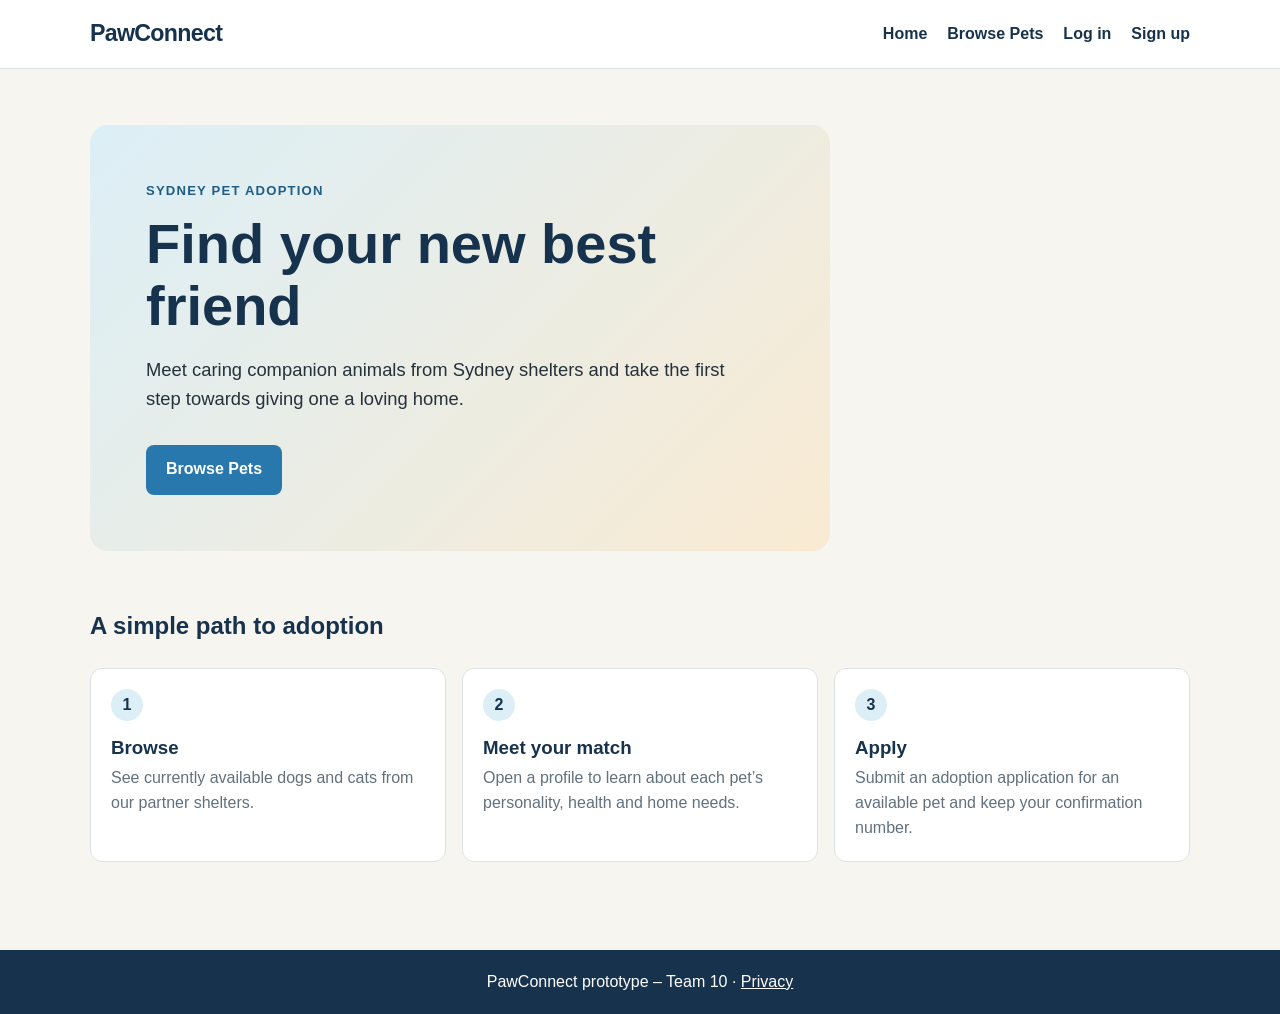
<file: index.html>
<!doctype html>
<html lang="en">
<head>
  <meta charset="utf-8">
  <meta name="viewport" content="width=device-width, initial-scale=1">
  <title>PawConnect | Pet Adoption</title>
  <link rel="stylesheet" href="style.css">
</head>
<body>
  <header class="site-header"><div class="header-inner">
    <a class="logo" href="index.html">PawConnect</a>
    <nav class="site-nav" aria-label="Main navigation"><a href="index.html">Home</a><a href="browse.html">Browse Pets</a></nav>
  </div></header>
  <main>
    <section class="hero">
      <p class="eyebrow">Sydney pet adoption</p>
      <h1>Find your new best friend</h1>
      <p>Meet caring companion animals from Sydney shelters and take the first step towards giving one a loving home.</p>
      <a class="button" href="browse.html">Browse Pets</a>
    </section>
    <section class="how-it-works" aria-labelledby="how-it-works-title">
      <h2 id="how-it-works-title">A simple path to adoption</h2>
      <div class="steps">
        <article><span>1</span><h3>Browse</h3><p>See currently available dogs and cats from our partner shelters.</p></article>
        <article><span>2</span><h3>Meet your match</h3><p>Open a profile to learn about each pet’s personality, health and home needs.</p></article>
        <article><span>3</span><h3>Apply</h3><p>Submit an adoption application for an available pet and keep your confirmation number.</p></article>
      </div>
    </section>
  </main>
  <footer class="site-footer"><div class="footer-inner">PawConnect prototype – Team 10 · <a href="privacy.html">Privacy</a></div></footer>
  <script src="auth.js"></script>
</body>
</html>
</file>
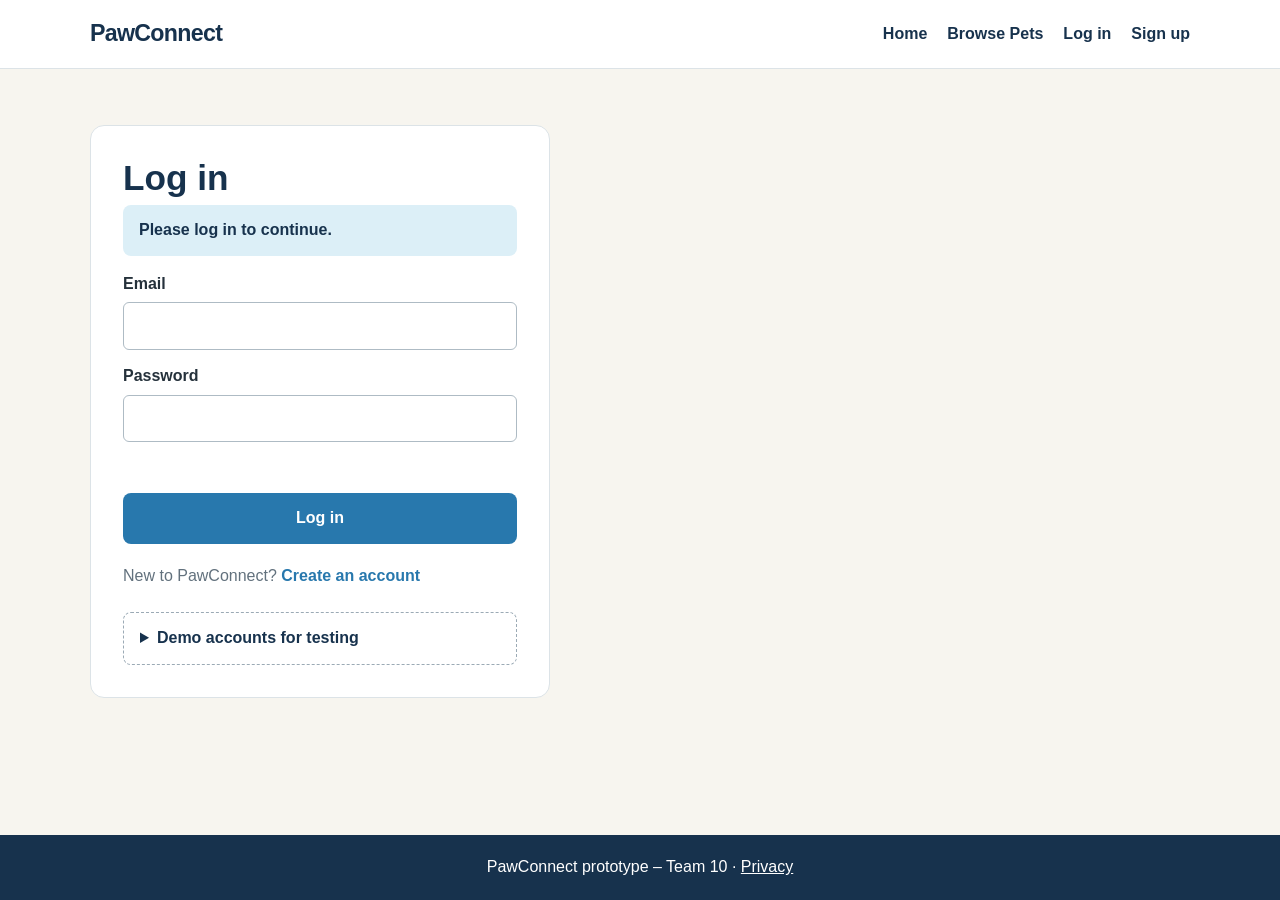
<file: account.html>
<!doctype html>
<html lang="en">
<head>
  <meta charset="utf-8">
  <meta name="viewport" content="width=device-width, initial-scale=1">
  <title>My account | PawConnect</title>
  <link rel="stylesheet" href="style.css">
</head>
<body>
  <header class="site-header"><div class="header-inner">
    <a class="logo" href="index.html">PawConnect</a>
    <nav class="site-nav" aria-label="Main navigation"><a href="index.html">Home</a><a href="browse.html">Browse Pets</a></nav>
  </div></header>
  <main id="account-content"></main>
  <footer class="site-footer"><div class="footer-inner">PawConnect prototype – Team 10 · <a href="privacy.html">Privacy</a></div></footer>
  <script src="data.js"></script>
  <script src="applications.js"></script>
  <script src="auth.js"></script>
  <script>
    (function () {
      var user = PawAuth.requireLogin('adopter');
      if (!user) return;
      var esc = PawAuth.escapeHtml;
      var content = document.getElementById('account-content');
      var isNew = new URLSearchParams(window.location.search).get('welcome') === 'new';
      content.innerHTML =
        (isNew ? '<p class="notice" id="welcome-notice">Your account has been created and you are now logged in.</p>' : '') +
        '<h1>Welcome, ' + esc(user.name) + '</h1>' +
        '<section class="panel"><h2>Account details</h2>' +
        '<dl class="details"><div><dt>Name</dt><dd>' + esc(user.name) + '</dd></div>' +
        '<div><dt>Email</dt><dd>' + esc(user.email) + '</dd></div></dl></section>' +
        myApplications();

      // US8: an adopter sees each of their applications and the latest status set by the shelter.
      function myApplications() {
        var apps = PawApps.forEmail(user.email).sort(function (a, b) {
          return String(b.submittedAt).localeCompare(String(a.submittedAt));
        });
        if (!apps.length) {
          return '<section class="panel" id="my-applications"><h2>My applications</h2>' +
            '<div class="empty-state">You have not applied for a pet yet. <a href="browse.html">Browse Pets</a> to find one and apply.</div></section>';
        }
        var rows = apps.map(function (item) {
          var cls = 'app-status-' + String(item.status).toLowerCase().replace(/\s+/g, '-');
          return '<tr><td><a href="pet.html?id=' + encodeURIComponent(item.petId) + '">' + esc(item.petName) + '</a></td>' +
            '<td>' + esc(item.shelter) + '</td><td>' + esc(PawApps.formatDate(item.submittedAt)) + '</td>' +
            '<td><span class="status ' + cls + '">' + esc(item.status) + '</span>' +
            (item.statusUpdatedAt ? '<br><span class="muted small">Updated ' + esc(PawApps.formatDate(item.statusUpdatedAt)) + '</span>' : '') + '</td>' +
            '<td>' + esc(item.id) + '</td></tr>';
        }).join('');
        return '<section class="panel" id="my-applications"><h2>My applications</h2>' +
          '<p class="muted">The status is updated by the shelter as they review your application.</p>' +
          '<div class="table-wrap"><table class="data-table"><thead><tr><th>Pet</th><th>Shelter</th><th>Submitted</th><th>Status</th><th>Reference</th></tr></thead><tbody>' + rows + '</tbody></table></div></section>';
      }
    }());
  </script>
</body>
</html>
</file>
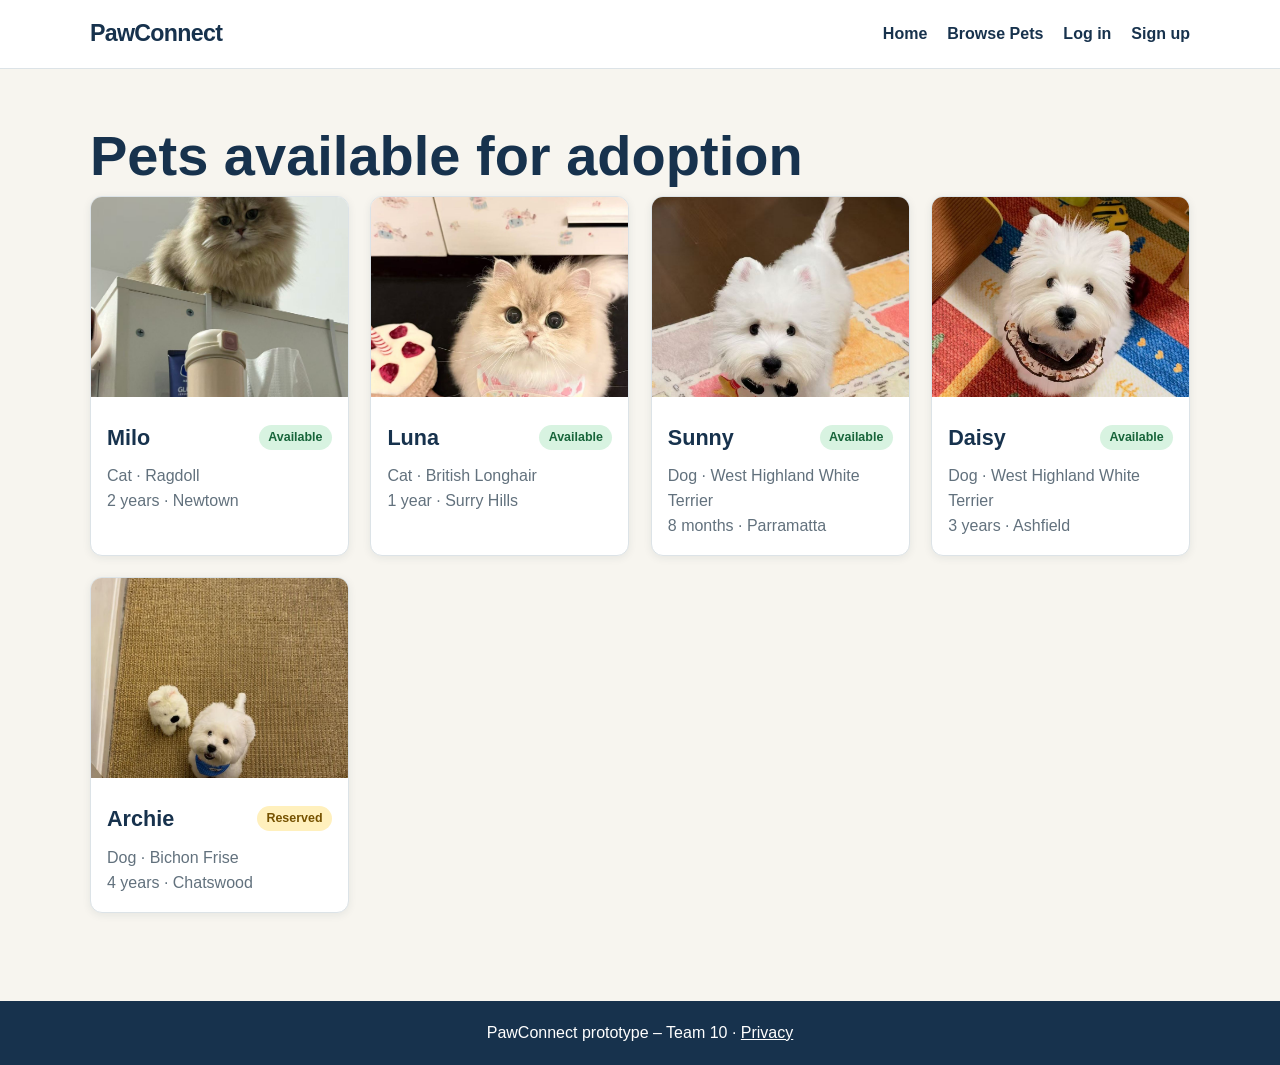
<file: browse.html>
<!doctype html>
<html lang="en">
<head>
  <meta charset="utf-8">
  <meta name="viewport" content="width=device-width, initial-scale=1">
  <title>Browse Pets | PawConnect</title>
  <link rel="stylesheet" href="style.css">
</head>
<body>
  <header class="site-header"><div class="header-inner">
    <a class="logo" href="index.html">PawConnect</a>
    <nav class="site-nav" aria-label="Main navigation"><a href="index.html">Home</a><a href="browse.html">Browse Pets</a></nav>
  </div></header>
  <main><h1>Pets available for adoption</h1><div id="pet-list" class="pet-grid"></div></main>
  <footer class="site-footer"><div class="footer-inner">PawConnect prototype – Team 10 · <a href="privacy.html">Privacy</a></div></footer>
  <script src="data.js"></script>
  <script>
    (function () {
      var list = document.getElementById('pet-list');
      var isEmptyDemo = new URLSearchParams(window.location.search).get('demo') === 'empty';
      var pets = isEmptyDemo ? [] : PETS.filter(function (pet) { return pet.status !== 'Adopted'; });
      function badgeClass(status) { return 'status-' + status.toLowerCase(); }
      function placeholder(image, name) {
        image.onerror = null;
        image.replaceWith(Object.assign(document.createElement('div'), { className: 'pet-card-image-placeholder', textContent: name }));
      }
      if (!pets.length) {
        list.className = '';
        list.innerHTML = '<div class="empty-state">No pets are currently available for adoption. Please check back soon.</div>';
        return;
      }
      pets.forEach(function (pet) {
        var card = document.createElement('a');
        card.className = 'pet-card'; card.href = 'pet.html?id=' + encodeURIComponent(pet.id);
        var e = escapeText;
        card.innerHTML = '<img alt="' + e(pet.name) + '" src="' + e(pet.photo) + '"><div class="card-content"><div class="card-top"><h2>' + e(pet.name) + '</h2><span class="status ' + badgeClass(pet.status) + '">' + e(pet.status) + '</span></div><p>' + e(pet.species) + ' · ' + e(pet.breed) + '<br>' + e(pet.age) + ' · ' + e(pet.suburb) + '</p></div>';
        card.querySelector('img').onerror = function () { placeholder(this, pet.name); };
        list.appendChild(card);
      });
    }());
  </script>
  <script src="auth.js"></script>
</body>
</html>
</file>
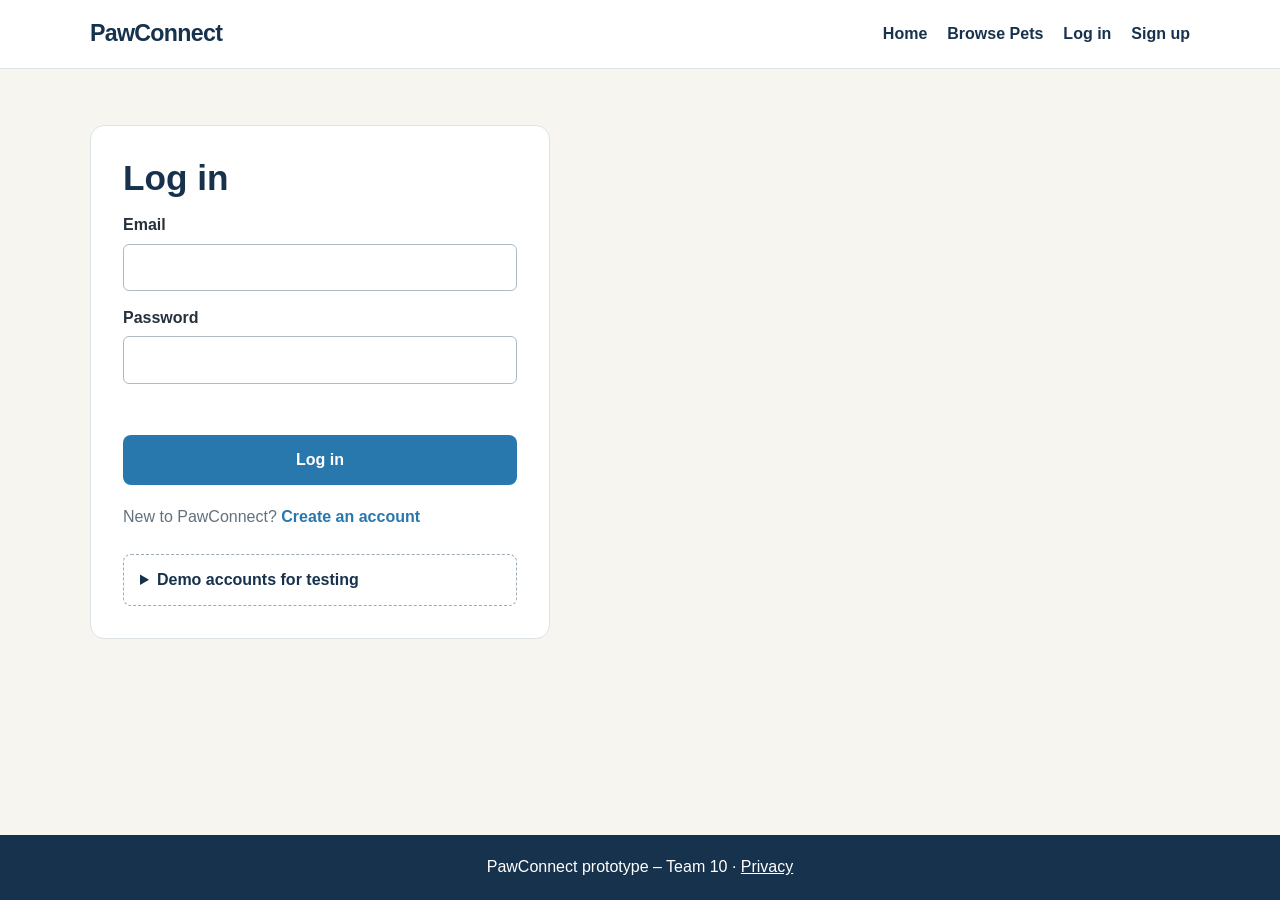
<file: login.html>
<!doctype html>
<html lang="en">
<head>
  <meta charset="utf-8">
  <meta name="viewport" content="width=device-width, initial-scale=1">
  <title>Log in | PawConnect</title>
  <link rel="stylesheet" href="style.css">
</head>
<body>
  <header class="site-header"><div class="header-inner">
    <a class="logo" href="index.html">PawConnect</a>
    <nav class="site-nav" aria-label="Main navigation"><a href="index.html">Home</a><a href="browse.html">Browse Pets</a></nav>
  </div></header>
  <main>
    <section class="auth-panel" aria-labelledby="login-title">
      <h1 id="login-title">Log in</h1>
      <p id="login-notice" class="notice" hidden></p>
      <form id="login-form" class="application-form" novalidate>
        <label for="email">Email
          <input id="email" name="email" type="email" autocomplete="username">
        </label>
        <label for="password">Password
          <input id="password" name="password" type="password" autocomplete="current-password">
        </label>
        <p id="login-error" class="form-error" role="alert"></p>
        <button class="button" type="submit">Log in</button>
      </form>
      <p class="auth-switch">New to PawConnect? <a href="signup.html">Create an account</a></p>
      <details class="demo-accounts">
        <summary>Demo accounts for testing</summary>
        <p>This is a prototype. Accounts are stored in this browser only.</p>
        <ul>
          <li>Adopter: <code>emily@pawconnect.test</code> / <code>Adopt1234</code></li>
          <li>Shelter staff: <code>sarah@harbourpaws.test</code> / <code>Staff1234</code></li>
        </ul>
      </details>
    </section>
  </main>
  <footer class="site-footer"><div class="footer-inner">PawConnect prototype – Team 10 · <a href="privacy.html">Privacy</a></div></footer>
  <script src="auth.js"></script>
  <script>
    (function () {
      var next = PawAuth.safeNext(new URLSearchParams(window.location.search).get('next'));
      var current = PawAuth.getCurrentUser();
      if (current) {
        window.location.replace(PawAuth.landingPage(current));
        return;
      }

      var notices = {
        'logged-out': 'You have been logged out.',
        'login-required': 'Please log in to continue.'
      };
      var reason = new URLSearchParams(window.location.search).get('reason');
      var notice = document.getElementById('login-notice');
      if (notices[reason]) {
        notice.textContent = notices[reason];
        notice.hidden = false;
      }

      var form = document.getElementById('login-form');
      var error = document.getElementById('login-error');
      form.addEventListener('submit', function (event) {
        event.preventDefault();
        error.textContent = '';
        var email = form.elements.email.value;
        var password = form.elements.password.value;
        if (!email.trim() || !password) {
          error.textContent = 'Please enter your email and password.';
          return;
        }
        var user = PawAuth.login(email, password);
        if (!user) {
          error.textContent = 'Email or password is incorrect.';
          form.elements.password.value = '';
          return;
        }
        window.location.href = next || PawAuth.landingPage(user);
      });
    }());
  </script>
</body>
</html>
</file>
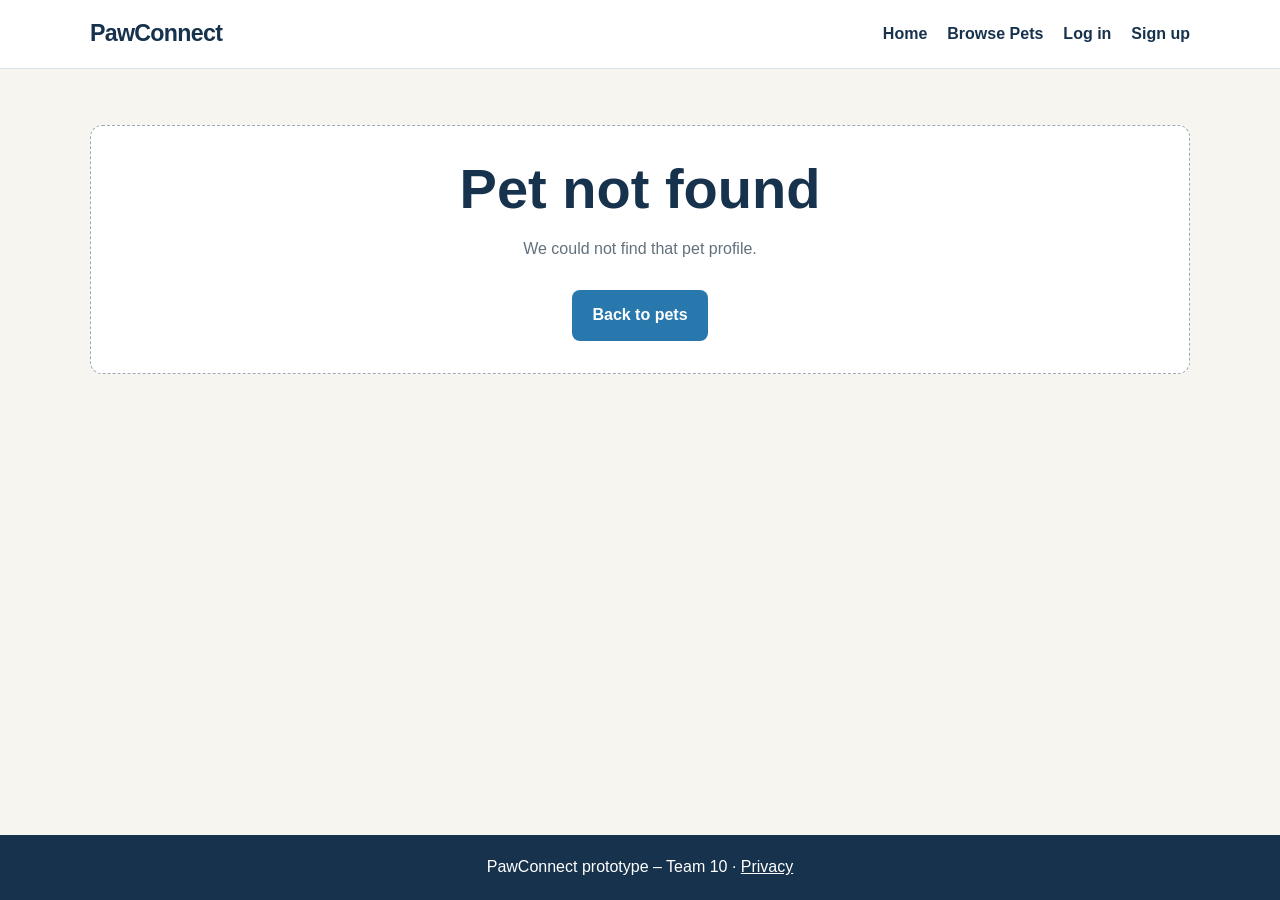
<file: pet.html>
<!doctype html>
<html lang="en">
<head>
  <meta charset="utf-8">
  <meta name="viewport" content="width=device-width, initial-scale=1">
  <title>Pet Profile | PawConnect</title>
  <link rel="stylesheet" href="style.css">
</head>
<body>
  <header class="site-header"><div class="header-inner">
    <a class="logo" href="index.html">PawConnect</a>
    <nav class="site-nav" aria-label="Main navigation"><a href="index.html">Home</a><a href="browse.html">Browse Pets</a></nav>
  </div></header>
  <main id="profile-content"></main>
  <footer class="site-footer"><div class="footer-inner">PawConnect prototype – Team 10 · <a href="privacy.html">Privacy</a></div></footer>
  <script src="data.js"></script>
  <script>
    (function () {
      var content = document.getElementById('profile-content');
      var id = new URLSearchParams(window.location.search).get('id');
      var pet = PETS.find(function (item) { return item.id === id; });
      function placeholder(image, name) {
        image.onerror = null;
        image.replaceWith(Object.assign(document.createElement('div'), { className: 'profile-photo pet-card-image-placeholder', textContent: name }));
      }
      if (!pet) {
        content.innerHTML = '<div class="empty-state"><h1>Pet not found</h1><p>We could not find that pet profile.</p><a class="button" href="browse.html">Back to pets</a></div>';
        return;
      }
      window.pet = pet;
      var fields = [['Species', pet.species], ['Breed', pet.breed], ['Age', pet.age], ['Sex', pet.sex], ['Size', pet.size], ['Temperament', pet.temperament], ['Health notes', pet.health], ['Vaccinations', pet.vaccination || 'Ask the shelter for vaccination details'], ['Shelter', pet.shelter], ['Shelter suburb', pet.suburb]];
      var e = escapeText;
      var details = fields.map(function (field) { return '<div><dt>' + field[0] + '</dt><dd>' + e(field[1]) + '</dd></div>'; }).join('');

      // US7: photo gallery – main photo plus a thumbnail for each extra photo.
      var photos = pet.photos && pet.photos.length ? pet.photos : [pet.photo];
      var thumbs = photos.length > 1 ? '<div class="gallery-thumbs" role="group" aria-label="More photos of ' + e(pet.name) + '">' + photos.map(function (src, i) {
        return '<button type="button" class="gallery-thumb" data-index="' + i + '" aria-label="Show photo ' + (i + 1) + ' of ' + photos.length + '"' + (i === 0 ? ' aria-current="true"' : '') + '><img src="' + e(src) + '" alt=""></button>';
      }).join('') + '</div>' : '';
      var counter = photos.length > 1 ? '<p class="gallery-counter" id="gallery-counter">Photo 1 of ' + photos.length + '</p>' : '';
      var gallery = '<div class="gallery"><img class="profile-photo" id="main-photo" alt="' + e(pet.name) + ' – photo 1 of ' + photos.length + '" src="' + e(photos[0]) + '">' + counter + thumbs + '</div>';

      content.innerHTML = '<a class="back-link" href="browse.html">← Back to pets</a><article class="profile">' + gallery + '<div><div class="profile-heading"><h1>' + e(pet.name) + '</h1><span class="status status-' + pet.status.toLowerCase() + '">' + e(pet.status) + '</span></div><dl class="details">' + details + '</dl><p class="description">' + e(pet.description) + '</p><div id="apply-area"></div><div id="enquiry-area" class="enquiry-area"></div></div></article>';

      var main = document.getElementById('main-photo');
      main.onerror = function () { placeholder(this, pet.name); };
      content.querySelectorAll('.gallery-thumb').forEach(function (button) {
        button.addEventListener('click', function () {
          var i = Number(button.getAttribute('data-index'));
          main.src = photos[i];
          main.alt = pet.name + ' – photo ' + (i + 1) + ' of ' + photos.length;
          document.getElementById('gallery-counter').textContent = 'Photo ' + (i + 1) + ' of ' + photos.length;
          content.querySelectorAll('.gallery-thumb').forEach(function (other) { other.removeAttribute('aria-current'); });
          button.setAttribute('aria-current', 'true');
        });
      });
    }());
  </script>
  <script src="applications.js"></script>
  <script src="apply-area.js"></script>
  <script src="auth.js"></script>
  <script src="enquiries.js"></script>
  <script src="enquiry-area.js"></script>
</body>
</html>
</file>
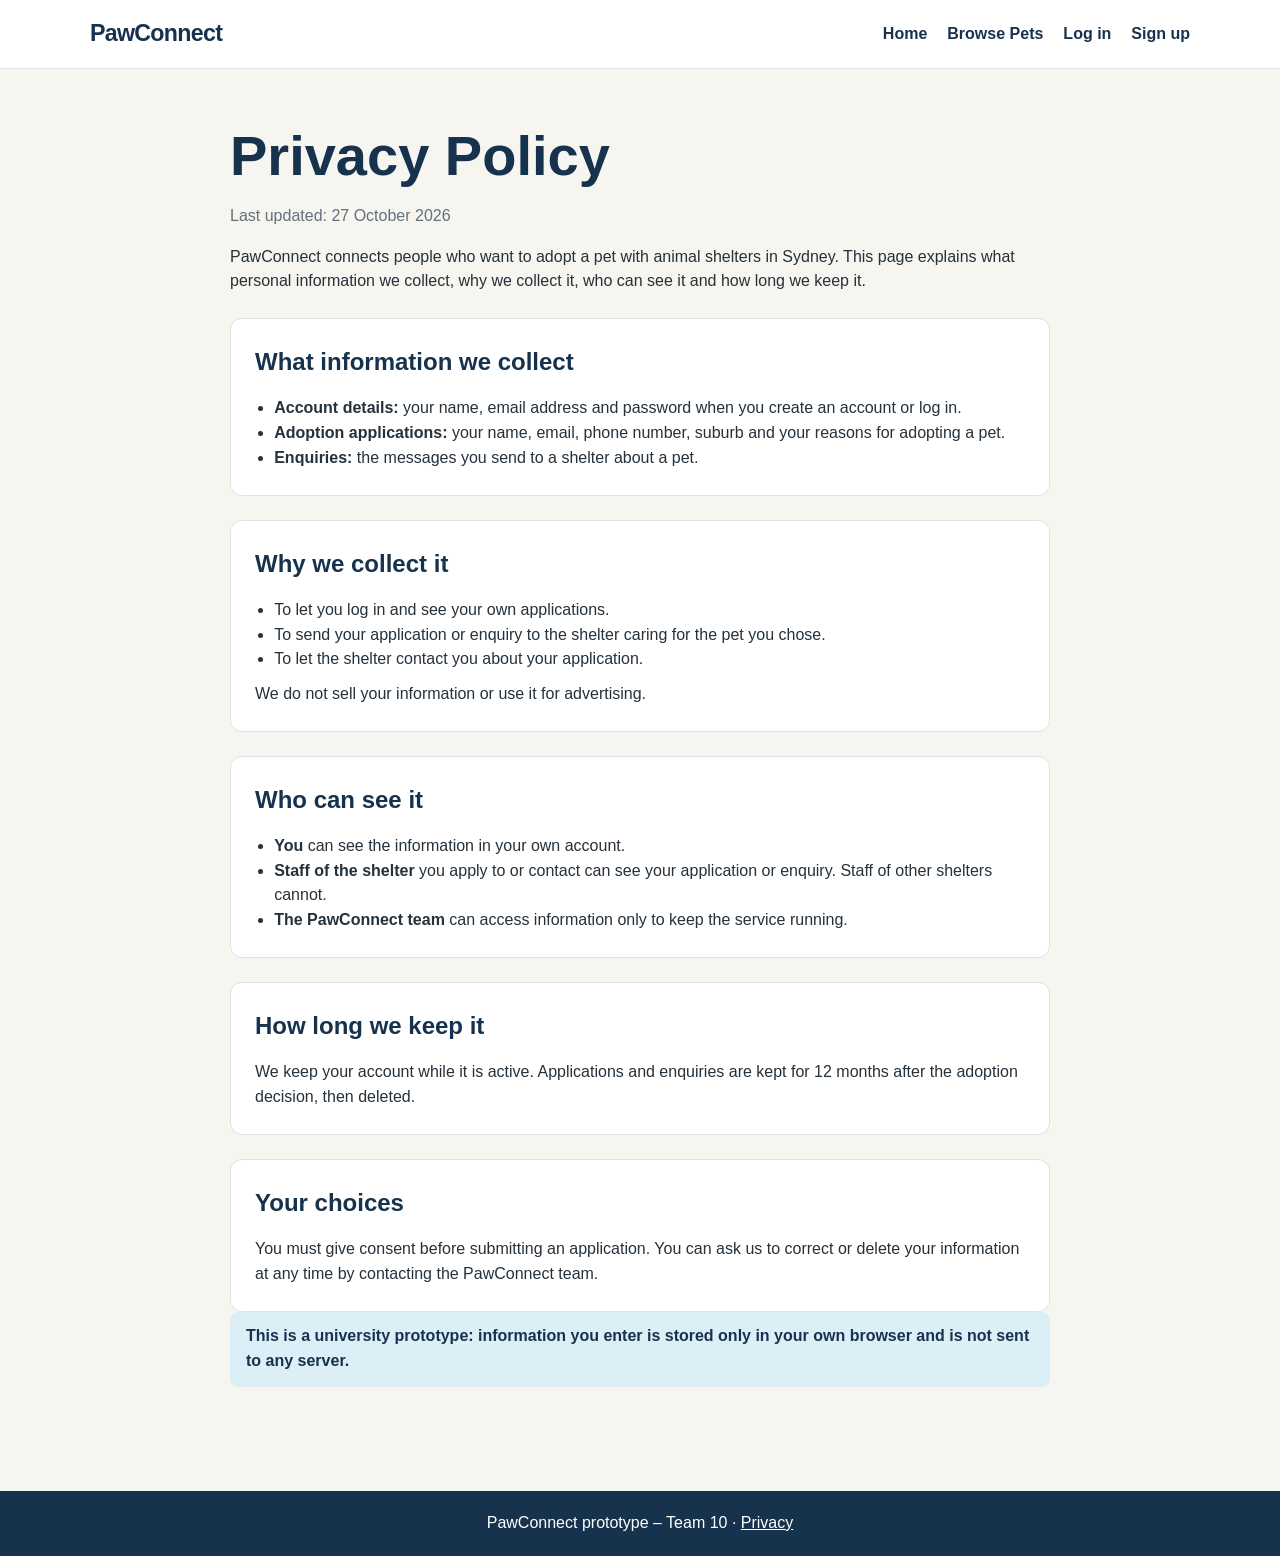
<file: privacy.html>
<!doctype html>
<html lang="en">
<head>
  <meta charset="utf-8">
  <meta name="viewport" content="width=device-width, initial-scale=1">
  <title>Privacy Policy | PawConnect</title>
  <link rel="stylesheet" href="style.css">
</head>
<body>
  <header class="site-header"><div class="header-inner">
    <a class="logo" href="index.html">PawConnect</a>
    <nav class="site-nav" aria-label="Main navigation"><a href="index.html">Home</a><a href="browse.html">Browse Pets</a></nav>
  </div></header>
  <main class="policy">
    <h1>Privacy Policy</h1>
    <p class="muted">Last updated: 27 October 2026</p>
    <p>PawConnect connects people who want to adopt a pet with animal shelters in Sydney. This page explains what personal information we collect, why we collect it, who can see it and how long we keep it.</p>

    <section class="panel">
      <h2>What information we collect</h2>
      <ul>
        <li><strong>Account details:</strong> your name, email address and password when you create an account or log in.</li>
        <li><strong>Adoption applications:</strong> your name, email, phone number, suburb and your reasons for adopting a pet.</li>
        <li><strong>Enquiries:</strong> the messages you send to a shelter about a pet.</li>
      </ul>
    </section>

    <section class="panel">
      <h2>Why we collect it</h2>
      <ul>
        <li>To let you log in and see your own applications.</li>
        <li>To send your application or enquiry to the shelter caring for the pet you chose.</li>
        <li>To let the shelter contact you about your application.</li>
      </ul>
      <p>We do not sell your information or use it for advertising.</p>
    </section>

    <section class="panel">
      <h2>Who can see it</h2>
      <ul>
        <li><strong>You</strong> can see the information in your own account.</li>
        <li><strong>Staff of the shelter</strong> you apply to or contact can see your application or enquiry. Staff of other shelters cannot.</li>
        <li><strong>The PawConnect team</strong> can access information only to keep the service running.</li>
      </ul>
    </section>

    <section class="panel">
      <h2>How long we keep it</h2>
      <p>We keep your account while it is active. Applications and enquiries are kept for 12 months after the adoption decision, then deleted.</p>
    </section>

    <section class="panel">
      <h2>Your choices</h2>
      <p>You must give consent before submitting an application. You can ask us to correct or delete your information at any time by contacting the PawConnect team.</p>
    </section>

    <p class="notice">This is a university prototype: information you enter is stored only in your own browser and is not sent to any server.</p>
  </main>
  <footer class="site-footer"><div class="footer-inner">PawConnect prototype – Team 10 · <a href="privacy.html">Privacy</a></div></footer>
  <script src="auth.js"></script>
</body>
</html>
</file>
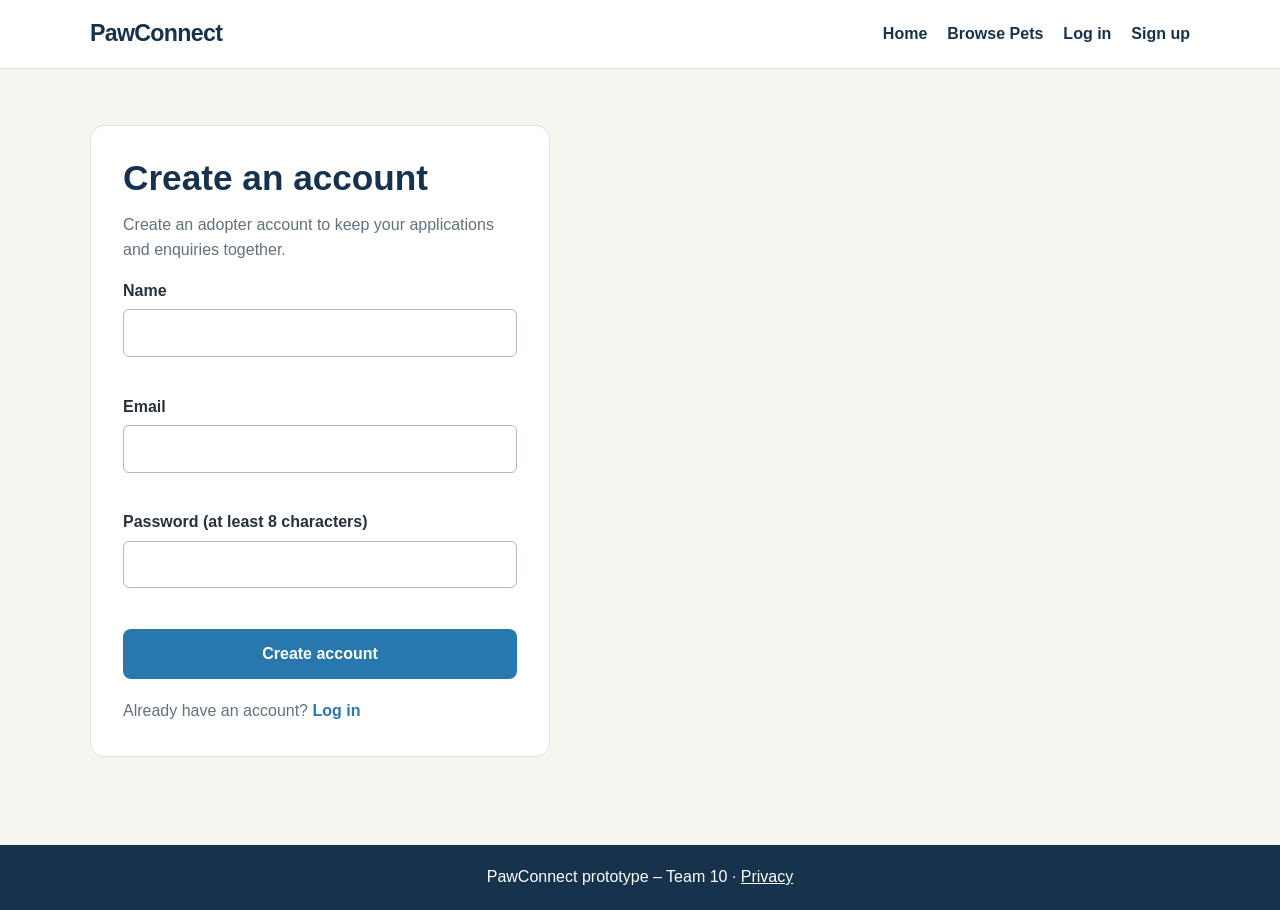
<file: signup.html>
<!doctype html>
<html lang="en">
<head>
  <meta charset="utf-8">
  <meta name="viewport" content="width=device-width, initial-scale=1">
  <title>Sign up | PawConnect</title>
  <link rel="stylesheet" href="style.css">
</head>
<body>
  <header class="site-header"><div class="header-inner">
    <a class="logo" href="index.html">PawConnect</a>
    <nav class="site-nav" aria-label="Main navigation"><a href="index.html">Home</a><a href="browse.html">Browse Pets</a></nav>
  </div></header>
  <main>
    <section class="auth-panel" aria-labelledby="signup-title">
      <h1 id="signup-title">Create an account</h1>
      <p class="muted">Create an adopter account to keep your applications and enquiries together.</p>
      <p id="signup-message" class="form-error" role="alert"></p>
      <form id="signup-form" class="application-form" novalidate>
        <label for="name">Name
          <input id="name" name="name" type="text" autocomplete="name">
          <span class="field-error" id="name-error"></span>
        </label>
        <label for="email">Email
          <input id="email" name="email" type="email" autocomplete="email">
          <span class="field-error" id="email-error"></span>
        </label>
        <label for="password">Password (at least 8 characters)
          <input id="password" name="password" type="password" autocomplete="new-password">
          <span class="field-error" id="password-error"></span>
        </label>
        <button class="button" type="submit">Create account</button>
      </form>
      <p class="auth-switch">Already have an account? <a href="login.html">Log in</a></p>
    </section>
  </main>
  <footer class="site-footer"><div class="footer-inner">PawConnect prototype – Team 10 · <a href="privacy.html">Privacy</a></div></footer>
  <script src="auth.js"></script>
  <script>
    (function () {
      var current = PawAuth.getCurrentUser();
      if (current) {
        window.location.replace(PawAuth.landingPage(current));
        return;
      }

      var form = document.getElementById('signup-form');
      var message = document.getElementById('signup-message');
      function setError(name, text) { document.getElementById(name + '-error').textContent = text; }

      form.addEventListener('submit', function (event) {
        event.preventDefault();
        message.innerHTML = '';
        ['name', 'email', 'password'].forEach(function (name) { setError(name, ''); });

        var name = form.elements.name.value.trim();
        var email = form.elements.email.value.trim();
        var password = form.elements.password.value;
        var valid = true;
        if (!name) { setError('name', 'Please enter your name.'); valid = false; }
        if (!PawAuth.isValidEmail(email)) { setError('email', 'Please enter a valid email address.'); valid = false; }
        if (password.length < 8) { setError('password', 'Password must be at least 8 characters.'); valid = false; }
        if (!valid) return;

        var result = PawAuth.register(name, email, password);
        if (result.error === 'exists') {
          message.innerHTML = 'An account with this email already exists. Please <a href="login.html">log in</a> instead.';
          return;
        }
        window.location.href = 'account.html?welcome=new';
      });
    }());
  </script>
</body>
</html>
</file>
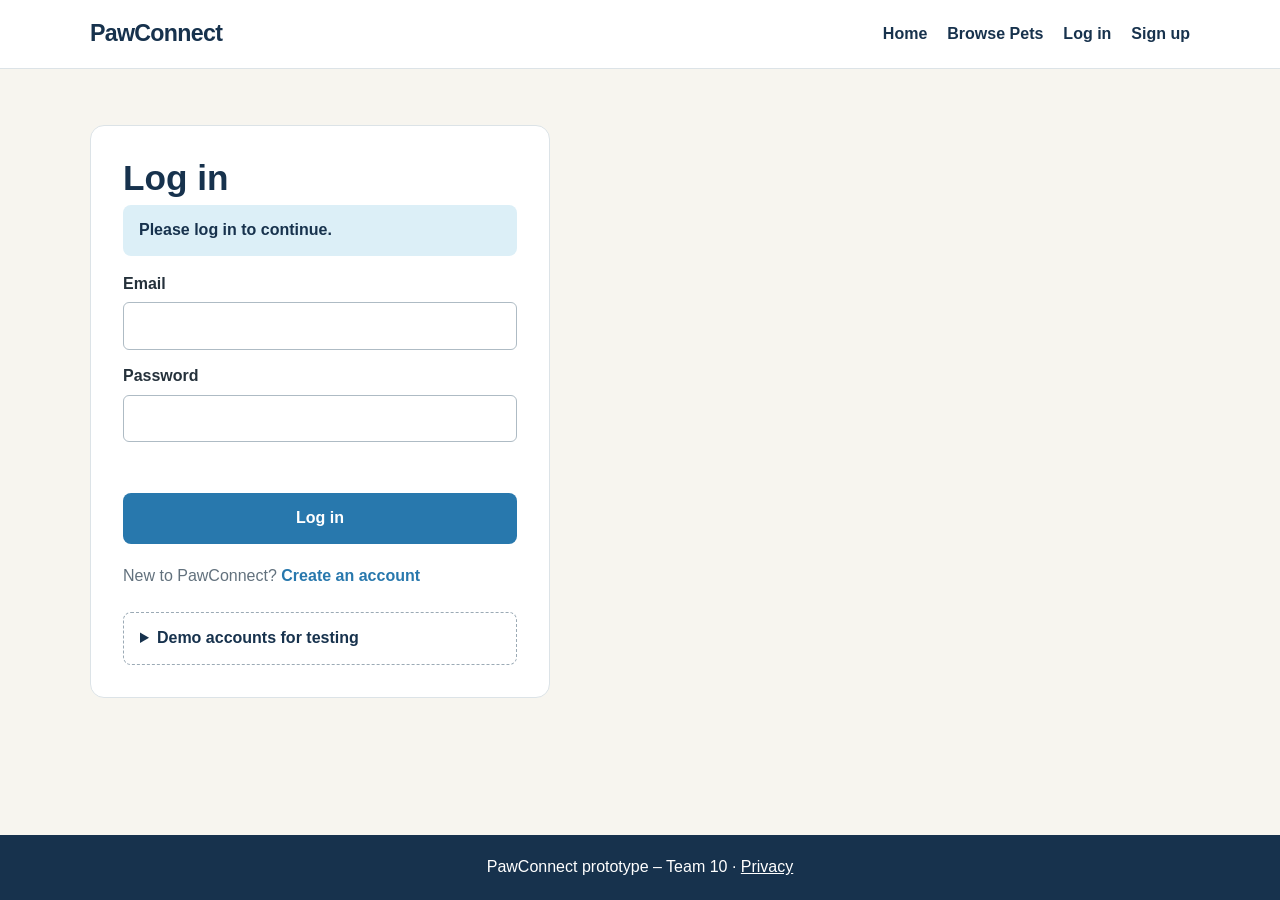
<file: staff-applications.html>
<!doctype html>
<html lang="en">
<head>
  <meta charset="utf-8">
  <meta name="viewport" content="width=device-width, initial-scale=1">
  <title>Adoption applications | PawConnect</title>
  <link rel="stylesheet" href="style.css">
</head>
<body>
  <header class="site-header"><div class="header-inner">
    <a class="logo" href="index.html">PawConnect</a>
    <nav class="site-nav" aria-label="Main navigation"><a href="index.html">Home</a><a href="browse.html">Browse Pets</a></nav>
  </div></header>
  <main id="staff-content"></main>
  <footer class="site-footer"><div class="footer-inner">PawConnect prototype – Team 10 · <a href="privacy.html">Privacy</a></div></footer>
  <script src="data.js"></script>
  <script src="applications.js"></script>
  <script src="auth.js"></script>
  <script>
    (function () {
      var user = PawAuth.requireStaff();
      if (!user) return;
      var e = escapeText;
      var content = document.getElementById('staff-content');
      var params = new URLSearchParams(window.location.search);

      function statusBadge(status) {
        return '<span class="status app-status app-status-' + e(status).toLowerCase().replace(/\s+/g, '-') + '">' + e(status) + '</span>';
      }

      // US4 AC1: the list shows only applications submitted to this staff member's shelter.
      function showList(message) {
        var applications = PawApps.forShelter(user.shelter).sort(function (a, b) {
          return String(b.submittedAt).localeCompare(String(a.submittedAt));
        });
        var rows = applications.map(function (item) {
          return '<tr><td><a href="staff-applications.html?id=' + encodeURIComponent(item.id) + '">' + e(item.id) + '</a></td>' +
            '<td>' + e(item.petName) + '</td><td>' + e(item.applicant) + '</td>' +
            '<td>' + e(PawApps.formatDate(item.submittedAt)) + '</td><td>' + statusBadge(item.status) + '</td>' +
            '<td><a class="table-action" href="staff-applications.html?id=' + encodeURIComponent(item.id) + '">Review</a></td></tr>';
        }).join('');
        content.innerHTML =
          (message ? '<p class="notice" id="save-notice" role="status">' + e(message) + '</p>' : '') +
          '<h1>Adoption applications – ' + e(user.shelter) + '</h1>' +
          '<p class="muted">' + applications.length + ' application' + (applications.length === 1 ? '' : 's') + ' submitted to your shelter. Select one to review it and update its status.</p>' +
          (rows ? '<div class="table-wrap"><table class="data-table"><thead><tr><th>Application</th><th>Pet</th><th>Applicant</th><th>Submitted</th><th>Status</th><th><span class="sr-only">Actions</span></th></tr></thead><tbody>' + rows + '</tbody></table></div>'
                : '<div class="empty-state">No applications have been submitted to your shelter yet.</div>');
      }

      function detailRow(label, value) {
        return '<div><dt>' + label + '</dt><dd>' + e(value || '–') + '</dd></div>';
      }

      // US4 AC2 and AC3: applicant and pet details, and a status that can be changed and saved.
      function showDetail(item) {
        var pet = PETS.find(function (p) { return p.id === item.petId; }) || {};
        content.innerHTML =
          '<a class="back-link" href="staff-applications.html">← Back to applications</a>' +
          '<div class="page-heading"><h1>Application ' + e(item.id) + '</h1>' + statusBadge(item.status) + '</div>' +
          '<p class="muted">Submitted ' + e(PawApps.formatDate(item.submittedAt)) + ' for ' + e(item.petName) + '.</p>' +
          '<div class="review-grid">' +
          '<section class="panel"><h2>Applicant</h2><dl class="details">' +
            detailRow('Name', item.applicant) + detailRow('Email', item.email) + detailRow('Phone', item.phone) + detailRow('Suburb', item.suburb) +
          '</dl><h3 class="review-subhead">Why they want to adopt</h3><p>' + e(item.message || '–') + '</p></section>' +
          '<section class="panel"><h2>Pet</h2><dl class="details">' +
            detailRow('Name', pet.name || item.petName) + detailRow('Species', pet.species) + detailRow('Breed', pet.breed) + detailRow('Age', pet.age) +
            detailRow('Listing status', pet.status) + detailRow('Shelter suburb', pet.suburb) +
          '</dl>' + (pet.id ? '<a href="pet.html?id=' + encodeURIComponent(pet.id) + '">View the public profile</a>' : '') + '</section>' +
          '</div>' +
          '<form id="status-form" class="panel status-form" novalidate><h2>Decision</h2>' +
          '<label for="app-status">Application status<select id="app-status" name="status">' +
          PawApps.STATUSES.map(function (status) {
            return '<option' + (status === item.status ? ' selected' : '') + '>' + status + '</option>';
          }).join('') + '</select></label>' +
          '<button class="button" type="submit">Save</button></form>';

        document.getElementById('status-form').addEventListener('submit', function (event) {
          event.preventDefault();
          var status = event.target.elements.status.value;
          var saved = PawApps.updateStatus(item.id, status);
          if (!saved) return;
          history.replaceState(null, '', 'staff-applications.html');
          showList('The status of ' + saved.id + ' (' + saved.applicant + ', ' + saved.petName + ') has been saved as ' + saved.status + '.');
        });
      }

      // US4 AC4: an application from another shelter is not shown.
      function showDenied(id) {
        document.title = 'Access denied | PawConnect';
        content.innerHTML = '<div class="empty-state access-denied" role="alert"><h1>Access denied</h1>' +
          '<p>Application ' + e(id) + ' was not submitted to ' + e(user.shelter) + ', so you cannot view it.</p>' +
          '<a class="button" href="staff-applications.html">Back to your applications</a></div>';
      }

      var id = params.get('id');
      if (id) {
        var item = PawApps.byId(id);
        if (item && item.shelter === user.shelter) { showDetail(item); return; }
        if (item) { showDenied(id); return; }
        showList('Application ' + id + ' could not be found.');
        return;
      }
      showList('');
    }());
  </script>
</body>
</html>
</file>
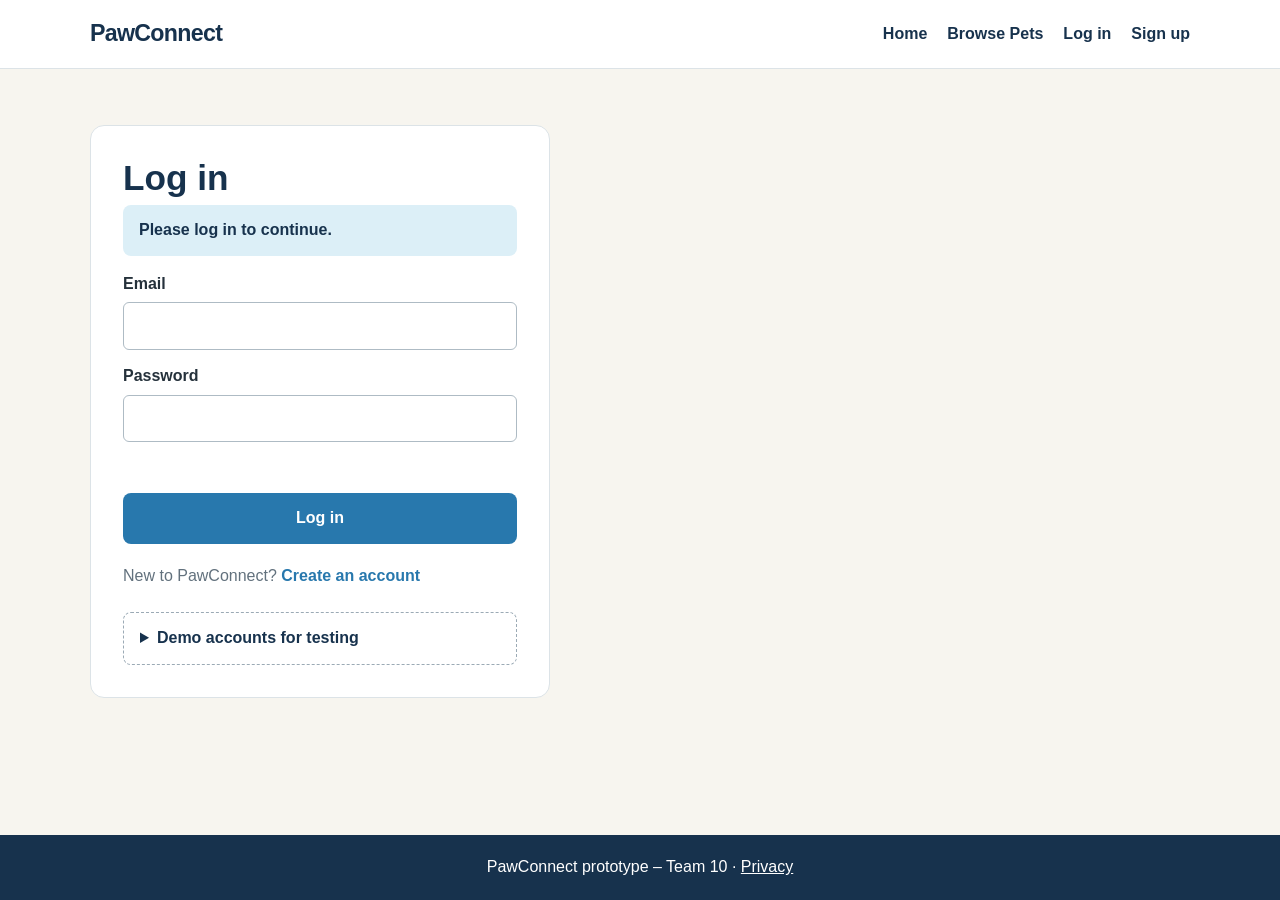
<file: staff-enquiries.html>
<!doctype html>
<html lang="en">
<head>
  <meta charset="utf-8">
  <meta name="viewport" content="width=device-width, initial-scale=1">
  <title>Enquiries | PawConnect</title>
  <link rel="stylesheet" href="style.css">
</head>
<body>
  <header class="site-header"><div class="header-inner">
    <a class="logo" href="index.html">PawConnect</a>
    <nav class="site-nav" aria-label="Main navigation"><a href="index.html">Home</a><a href="browse.html">Browse Pets</a></nav>
  </div></header>
  <main id="staff-content"></main>
  <footer class="site-footer"><div class="footer-inner">PawConnect prototype – Team 10 · <a href="privacy.html">Privacy</a></div></footer>
  <script src="data.js"></script>
  <script src="enquiries.js"></script>
  <script src="auth.js"></script>
  <script>
    (function () {
      var user = PawAuth.requireStaff();
      if (!user) return;
      var e = escapeText;
      var content = document.getElementById('staff-content');
      var params = new URLSearchParams(window.location.search);

      function answeredBadge(item) {
        var answered = item.replies && item.replies.length;
        return '<span class="status ' + (answered ? 'app-status-approved' : 'app-status-under-review') + '">' + (answered ? 'Answered' : 'Awaiting reply') + '</span>';
      }

      // US6 AC1: the list shows only enquiries sent to this staff member's shelter, newest first.
      function showList(message) {
        var enquiries = PawEnquiries.forShelter(user.shelter).sort(function (a, b) {
          return String(b.sentAt).localeCompare(String(a.sentAt));
        });
        var rows = enquiries.map(function (item) {
          var link = 'staff-enquiries.html?id=' + encodeURIComponent(item.id);
          return '<tr><td><a href="' + link + '">' + e(item.id) + '</a></td>' +
            '<td>' + e(item.petName) + '</td><td>' + e(item.name) + '</td>' +
            '<td>' + e(PawEnquiries.formatDate(item.sentAt)) + '</td><td>' + answeredBadge(item) + '</td>' +
            '<td><a class="table-action" href="' + link + '">Open</a></td></tr>';
        }).join('');
        content.innerHTML =
          (message ? '<p class="notice" id="save-notice" role="status">' + e(message) + '</p>' : '') +
          '<h1>Enquiries – ' + e(user.shelter) + '</h1>' +
          '<p class="muted">' + enquiries.length + ' enquir' + (enquiries.length === 1 ? 'y' : 'ies') + ' sent to your shelter. Open one to read it and reply.</p>' +
          (rows ? '<div class="table-wrap"><table class="data-table"><thead><tr><th>Enquiry</th><th>Pet</th><th>From</th><th>Sent</th><th>Status</th><th><span class="sr-only">Actions</span></th></tr></thead><tbody>' + rows + '</tbody></table></div>'
                : '<div class="empty-state">No enquiries have been sent to your shelter yet.</div>');
      }

      function detailRow(label, value) {
        return '<div><dt>' + label + '</dt><dd>' + e(value || '–') + '</dd></div>';
      }

      // US6 AC2 and AC3: the message with the pet's details, and a reply that is saved for the adopter.
      function showDetail(item) {
        var pet = PETS.find(function (p) { return p.id === item.petId; }) || {};
        var replies = (item.replies || []).map(function (reply) {
          return '<li class="reply"><p class="reply-meta">' + e(reply.by) + ', ' + e(PawEnquiries.formatDate(reply.sentAt)) + '</p><p>' + e(reply.text) + '</p></li>';
        }).join('');
        content.innerHTML =
          '<a class="back-link" href="staff-enquiries.html">← Back to enquiries</a>' +
          '<div class="page-heading"><h1>Enquiry ' + e(item.id) + '</h1>' + answeredBadge(item) + '</div>' +
          '<p class="muted">Sent ' + e(PawEnquiries.formatDate(item.sentAt)) + ' about ' + e(item.petName) + '.</p>' +
          '<div class="review-grid">' +
          '<section class="panel"><h2>Message</h2><dl class="details">' +
            detailRow('From', item.name) + detailRow('Email', item.email) +
          '</dl><h3 class="review-subhead">Question</h3><p id="enquiry-message">' + e(item.message) + '</p></section>' +
          '<section class="panel"><h2>Pet</h2><dl class="details">' +
            detailRow('Name', pet.name || item.petName) + detailRow('Species', pet.species) + detailRow('Breed', pet.breed) + detailRow('Age', pet.age) +
            detailRow('Listing status', pet.status) + detailRow('Shelter suburb', pet.suburb) +
          '</dl>' + (pet.id ? '<a href="pet.html?id=' + encodeURIComponent(pet.id) + '">View the public profile</a>' : '') + '</section>' +
          '</div>' +
          (replies ? '<section class="panel"><h2>Replies sent</h2><ul class="reply-list">' + replies + '</ul></section>' : '') +
          '<form id="reply-form" class="panel status-form reply-form" novalidate><h2>Reply to ' + e(item.name) + '</h2>' +
          '<label for="reply-text">Your reply<textarea id="reply-text" name="reply" rows="5"></textarea></label>' +
          '<span class="field-error" id="reply-error"></span>' +
          '<button class="button" type="submit">Send reply</button></form>';

        document.getElementById('reply-form').addEventListener('submit', function (event) {
          event.preventDefault();
          var text = event.target.elements.reply.value.trim();
          var error = document.getElementById('reply-error');
          if (!text) { error.textContent = 'Please write a reply before sending.'; event.target.elements.reply.focus(); return; }
          var saved = PawEnquiries.addReply(item.id, { by: user.name + ' (' + user.shelter + ')', text: text, sentAt: new Date().toISOString() });
          if (!saved) return;
          history.replaceState(null, '', 'staff-enquiries.html');
          showList('Your reply to ' + saved.name + ' about ' + saved.petName + ' (' + saved.id + ') has been saved and is now available to the adopter.');
        });
      }

      // Staff cannot open an enquiry sent to another shelter.
      function showDenied(id) {
        document.title = 'Access denied | PawConnect';
        content.innerHTML = '<div class="empty-state access-denied" role="alert"><h1>Access denied</h1>' +
          '<p>Enquiry ' + e(id) + ' was not sent to ' + e(user.shelter) + ', so you cannot view it.</p>' +
          '<a class="button" href="staff-enquiries.html">Back to your enquiries</a></div>';
      }

      var id = params.get('id');
      if (id) {
        var item = PawEnquiries.byId(id);
        if (item && item.shelter === user.shelter) { showDetail(item); return; }
        if (item) { showDenied(id); return; }
        showList('Enquiry ' + id + ' could not be found.');
        return;
      }
      showList('');
    }());
  </script>
</body>
</html>
</file>
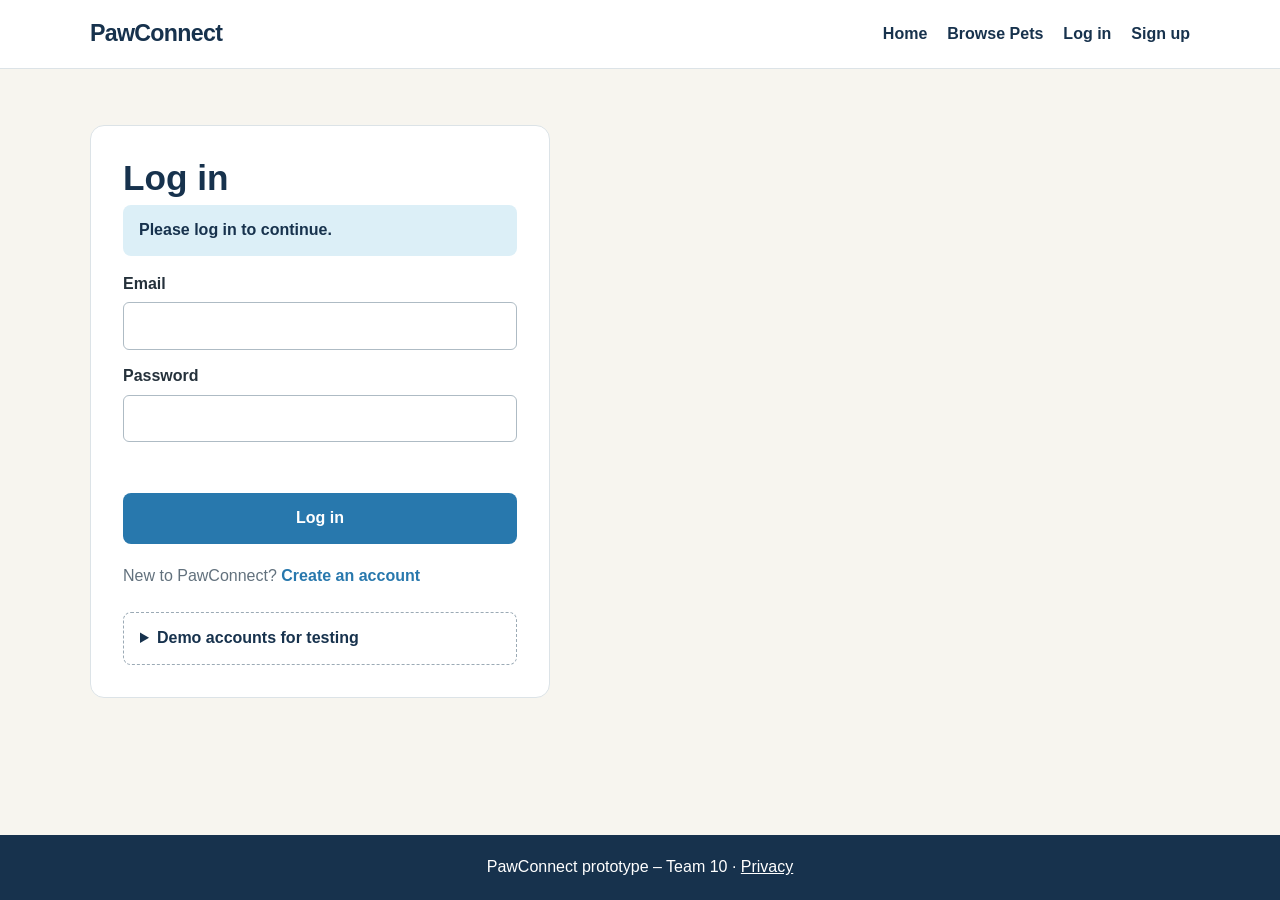
<file: staff-pets.html>
<!doctype html>
<html lang="en">
<head>
  <meta charset="utf-8">
  <meta name="viewport" content="width=device-width, initial-scale=1">
  <title>Pet listings | PawConnect</title>
  <link rel="stylesheet" href="style.css">
</head>
<body>
  <header class="site-header"><div class="header-inner">
    <a class="logo" href="index.html">PawConnect</a>
    <nav class="site-nav" aria-label="Main navigation"><a href="index.html">Home</a><a href="browse.html">Browse Pets</a></nav>
  </div></header>
  <main id="staff-content"></main>
  <footer class="site-footer"><div class="footer-inner">PawConnect prototype – Team 10 · <a href="privacy.html">Privacy</a></div></footer>
  <script src="data.js"></script>
  <script src="auth.js"></script>
  <script>
    (function () {
      var user = PawAuth.requireStaff();
      if (!user) return;
      var e = escapeText;
      var content = document.getElementById('staff-content');
      var params = new URLSearchParams(window.location.search);

      // US3: the fields every listing must have. Photo is optional until US10 adds photo uploads.
      var FIELDS = [
        { name: 'name', label: 'Name', type: 'text' },
        { name: 'species', label: 'Species', type: 'select', options: ['Dog', 'Cat', 'Other'] },
        { name: 'breed', label: 'Breed', type: 'text' },
        { name: 'age', label: 'Age (e.g. 2 years)', type: 'text' },
        { name: 'sex', label: 'Sex', type: 'select', options: ['Male', 'Female'] },
        { name: 'size', label: 'Size', type: 'select', options: ['Small', 'Medium', 'Large'] },
        { name: 'temperament', label: 'Temperament', type: 'text' },
        { name: 'health', label: 'Health notes', type: 'text' },
        { name: 'vaccination', label: 'Vaccinations', type: 'text' },
        { name: 'suburb', label: 'Shelter suburb', type: 'text' },
        { name: 'status', label: 'Status', type: 'select', options: ['Available', 'Reserved', 'Adopted'] },
        { name: 'description', label: 'Description', type: 'textarea' }
      ];

      function ownPets() {
        return PETS.filter(function (pet) { return pet.shelter === user.shelter; });
      }

      function nextId() {
        var max = PETS.reduce(function (top, pet) {
          var n = parseInt(String(pet.id).replace(/\D/g, ''), 10);
          return isNaN(n) ? top : Math.max(top, n);
        }, 0);
        return 'p' + (max + 1);
      }

      function showList(message) {
        var rows = ownPets().map(function (pet) {
          return '<tr><td><a href="pet.html?id=' + encodeURIComponent(pet.id) + '">' + e(pet.name) + '</a></td>' +
            '<td>' + e(pet.species) + '</td><td>' + e(pet.breed) + '</td><td>' + e(pet.age) + '</td>' +
            '<td><span class="status status-' + e(pet.status).toLowerCase() + '">' + e(pet.status) + '</span></td>' +
            '<td><a class="table-action" href="staff-pets.html?edit=' + encodeURIComponent(pet.id) + '">Edit</a></td></tr>';
        }).join('');
        content.innerHTML =
          (message ? '<p class="notice" id="save-notice" role="status">' + e(message) + '</p>' : '') +
          '<div class="page-heading"><h1>Pet listings – ' + e(user.shelter) + '</h1>' +
          '<a class="button" href="staff-pets.html?new=1">Add a new pet</a></div>' +
          '<p class="muted">Changes appear straight away on Browse Pets and on each pet\'s profile. Pets marked Adopted no longer accept applications.</p>' +
          (rows ? '<div class="table-wrap"><table class="data-table"><thead><tr><th>Name</th><th>Species</th><th>Breed</th><th>Age</th><th>Status</th><th><span class="sr-only">Actions</span></th></tr></thead><tbody>' + rows + '</tbody></table></div>'
                : '<div class="empty-state">Your shelter has no pets listed yet.</div>');
      }

      function fieldHtml(field, value) {
        var id = 'pet-' + field.name;
        var control;
        if (field.type === 'select') {
          control = '<select id="' + id + '" name="' + field.name + '"><option value="">Choose…</option>' +
            field.options.map(function (option) {
              return '<option' + (option === value ? ' selected' : '') + '>' + option + '</option>';
            }).join('') + '</select>';
        } else if (field.type === 'textarea') {
          control = '<textarea id="' + id + '" name="' + field.name + '">' + e(value) + '</textarea>';
        } else {
          control = '<input id="' + id + '" name="' + field.name + '" type="text" value="' + e(value) + '">';
        }
        return '<label for="' + id + '">' + field.label + ' *' + control + '<span class="field-error" id="' + id + '-error"></span></label>';
      }

      function showForm(pet) {
        var isNew = !pet;
        pet = pet || { status: 'Available' };
        content.innerHTML =
          '<a class="back-link" href="staff-pets.html">← Back to pet listings</a>' +
          '<h1>' + (isNew ? 'Add a new pet' : 'Edit ' + e(pet.name)) + '</h1>' +
          '<p class="muted">Shelter: ' + e(user.shelter) + '. Fields marked * are required.</p>' +
          '<form id="pet-form" class="application-form pet-form" novalidate>' +
          FIELDS.map(function (field) { return fieldHtml(field, pet[field.name] || ''); }).join('') +
          '<label for="pet-photo">Photo link (optional)<input id="pet-photo" name="photo" type="text" value="' + e(pet.photo && pet.photo.indexOf('data:') !== 0 ? pet.photo : '') + '" placeholder="images/p1.jpg"></label>' +
          '<p class="form-error" id="pet-form-error" role="alert"></p>' +
          '<button class="button" type="submit">Save</button></form>';

        var form = document.getElementById('pet-form');
        form.addEventListener('submit', function (event) {
          event.preventDefault();
          var valid = true;
          var values = {};
          FIELDS.forEach(function (field) {
            var input = form.elements[field.name];
            var error = document.getElementById('pet-' + field.name + '-error');
            values[field.name] = input.value.trim();
            error.textContent = values[field.name] ? '' : 'This field is required.';
            input.setAttribute('aria-invalid', values[field.name] ? 'false' : 'true');
            if (!values[field.name]) valid = false;
          });
          var formError = document.getElementById('pet-form-error');
          if (!valid) {
            formError.textContent = 'Please complete the required fields. The listing has not been saved.';
            var firstInvalid = form.querySelector('[aria-invalid="true"]');
            if (firstInvalid) firstInvalid.focus();
            return;
          }
          formError.textContent = '';

          var photo = form.elements.photo.value.trim();
          var saved;
          if (isNew) {
            saved = Object.assign({ id: nextId(), shelter: user.shelter }, values);
            saved.photo = photo || NO_PHOTO;
            saved.photos = [saved.photo];
            PETS.push(saved);
          } else {
            saved = PETS.find(function (item) { return item.id === pet.id; });
            Object.assign(saved, values);
            if (photo && photo !== saved.photo) { saved.photo = photo; saved.photos = [photo]; }
          }
          savePets(PETS);
          var message = saved.name + (isNew ? ' has been added' : ' has been updated') + ' and is shown as ' + saved.status + ' on Browse Pets and the pet profile.';
          if (saved.status === 'Adopted') message = saved.name + ' has been saved as Adopted. The pet no longer appears on Browse Pets and new applications are blocked.';
          history.replaceState(null, '', 'staff-pets.html');
          showList(message);
        });
      }

      var editId = params.get('edit');
      if (editId) {
        var pet = ownPets().find(function (item) { return item.id === editId; });
        if (pet) { showForm(pet); return; }
        showList('That pet could not be found for your shelter.');
        return;
      }
      if (params.get('new')) { showForm(null); return; }
      showList('');
    }());
  </script>
</body>
</html>
</file>
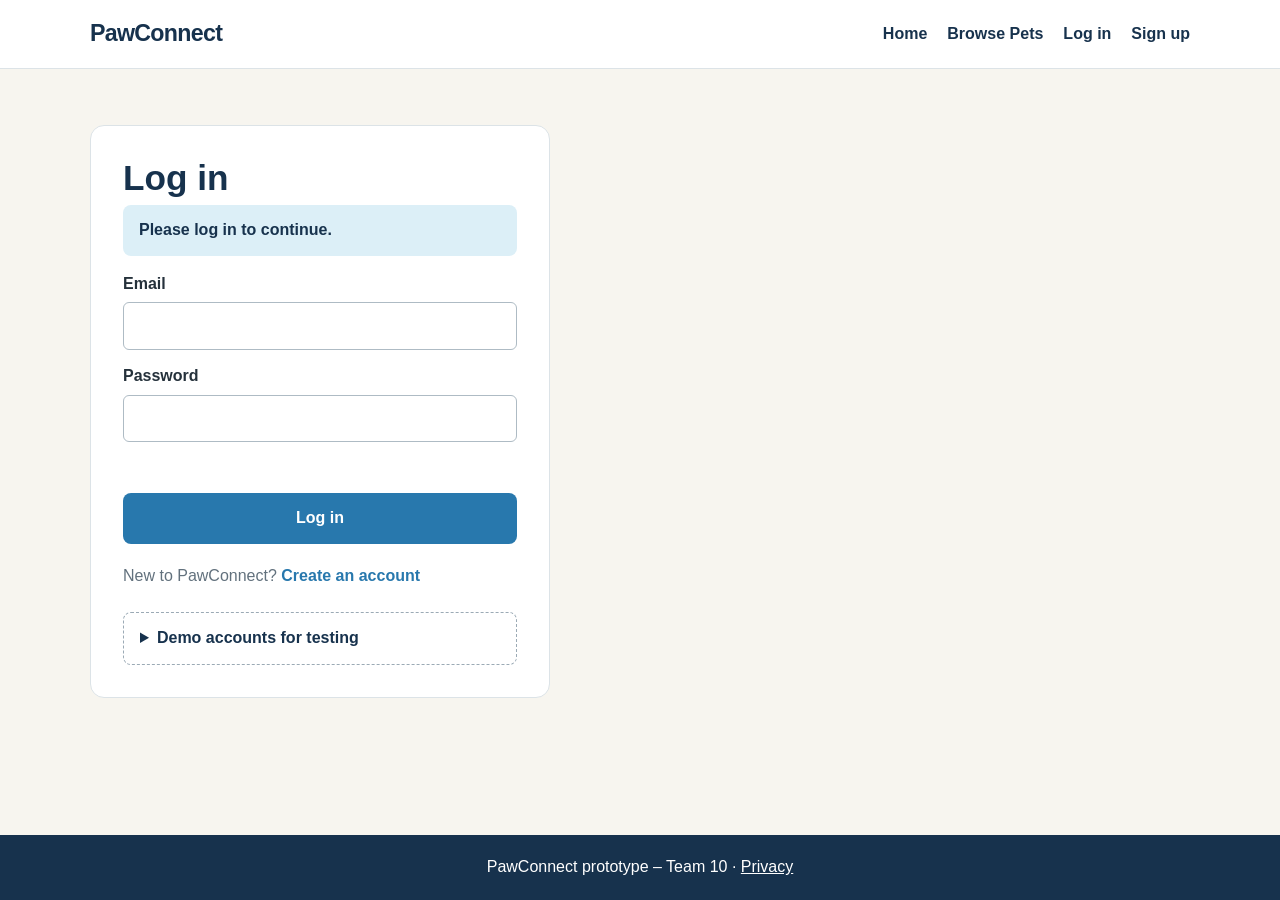
<file: staff.html>
<!doctype html>
<html lang="en">
<head>
  <meta charset="utf-8">
  <meta name="viewport" content="width=device-width, initial-scale=1">
  <title>Staff area | PawConnect</title>
  <link rel="stylesheet" href="style.css">
</head>
<body>
  <header class="site-header"><div class="header-inner">
    <a class="logo" href="index.html">PawConnect</a>
    <nav class="site-nav" aria-label="Main navigation"><a href="index.html">Home</a><a href="browse.html">Browse Pets</a></nav>
  </div></header>
  <main id="staff-content"></main>
  <footer class="site-footer"><div class="footer-inner">PawConnect prototype – Team 10 · <a href="privacy.html">Privacy</a></div></footer>
  <script src="auth.js"></script>
  <script>
    (function () {
      var user = PawAuth.requireStaff();
      if (!user) return;
      var esc = PawAuth.escapeHtml;
      document.getElementById('staff-content').innerHTML = '<h1>Staff area – ' + esc(user.shelter) + '</h1>' +
        '<p>Welcome, ' + esc(user.name) + '. Use the staff menu to manage your shelter\'s work.</p>' +
        '<div class="steps staff-tools">' +
        '<article><h3><a href="staff-pets.html">Pet listings</a></h3><p>Add new pets and update their details and availability.</p></article>' +
        '<article><h3><a href="staff-applications.html">Adoption applications</a></h3><p>Review applications submitted to your shelter and update their status.</p></article>' +
        '<article><h3><a href="staff-enquiries.html">Enquiries</a></h3><p>Read and answer adopters\' questions about your pets.</p></article>' +
        '</div>';
    }());
  </script>
</body>
</html>
</file>
<file: style.css>
:root { --navy: #17324d; --blue: #2878ad; --cream: #f7f5ef; --ink: #25313b; --muted: #62717d; }
* { box-sizing: border-box; }
body { margin: 0; min-height: 100vh; display: flex; flex-direction: column; font-family: Arial, sans-serif; color: var(--ink); background: var(--cream); line-height: 1.55; }
a { color: var(--blue); text-decoration: none; }
a:hover, a:focus { text-decoration: underline; }
.site-header { background: #fff; border-bottom: 1px solid #dce3e7; }
.header-inner, main, .footer-inner { width: min(1100px, calc(100% - 2rem)); margin: 0 auto; }
.header-inner { min-height: 68px; display: flex; align-items: center; justify-content: space-between; gap: 1rem; }
.logo { color: var(--navy); font-size: 1.45rem; font-weight: 800; letter-spacing: -.03em; }
.site-nav { display: flex; gap: 1.25rem; }
.site-nav a { color: var(--navy); font-weight: 700; }
main { flex: 1; padding: 3.5rem 0; }
.hero { max-width: 740px; padding: 3.5rem; border-radius: 18px; background: linear-gradient(135deg, #dceff7, #f9ead2); }
h1 { margin: 0 0 .5rem; color: var(--navy); font-size: clamp(2rem, 5vw, 3.5rem); line-height: 1.12; }
h2 { margin: 0 0 1.5rem; color: var(--navy); }
.hero p { max-width: 600px; font-size: 1.15rem; }
.eyebrow { margin: 0 0 .7rem; color: #205d85; font-size: .82rem !important; font-weight: 800; letter-spacing: .09em; text-transform: uppercase; }
.button { display: inline-block; margin-top: .8rem; padding: .8rem 1.25rem; border-radius: 8px; background: var(--blue); color: #fff; font-weight: 700; text-decoration: none; }
.button:hover, .button:focus { background: #1c5d89; text-decoration: none; }
.pet-grid { display: grid; grid-template-columns: repeat(auto-fit, minmax(230px, 1fr)); gap: 1.35rem; }
.pet-card { overflow: hidden; display: block; border: 1px solid #dce3e7; border-radius: 12px; background: #fff; color: inherit; box-shadow: 0 2px 8px #152d4214; transition: transform .15s ease, box-shadow .15s ease; }
.pet-card:hover, .pet-card:focus { transform: translateY(-3px); box-shadow: 0 7px 16px #152d4226; text-decoration: none; }
.pet-card img, .profile-photo { width: 100%; object-fit: cover; background: #d9dde0; }
.pet-card img { height: 200px; }
.pet-card-image-placeholder { display: grid; min-height: 200px; place-items: center; padding: 1rem; background: #d9dde0; color: #50606b; font-weight: 700; text-align: center; }
.card-content { padding: 1rem; }
.card-top { display: flex; align-items: center; justify-content: space-between; gap: .7rem; }
.card-content h2 { margin: 0; font-size: 1.35rem; }
.card-content p { margin: .65rem 0 0; color: var(--muted); }
.status { display: inline-block; flex: none; padding: .18rem .58rem; border-radius: 999px; font-size: .78rem; font-weight: 700; }
.status-available { background: #d8f3e1; color: #17653a; }
.status-reserved { background: #fff0bd; color: #765200; }
.status-adopted { background: #e4e8eb; color: #4a5864; }
.empty-state { padding: 2rem; border: 1px dashed #9baab5; border-radius: 12px; background: #fff; color: var(--muted); text-align: center; }
.how-it-works { margin-top: 3.5rem; }
.steps { display: grid; grid-template-columns: repeat(3, 1fr); gap: 1rem; }
.steps article { padding: 1.25rem; border: 1px solid #dce3e7; border-radius: 12px; background: #fff; }
.steps span { display: grid; width: 2rem; height: 2rem; place-items: center; border-radius: 50%; background: #dceff7; color: var(--navy); font-weight: 800; }
.steps h3 { margin: .75rem 0 .25rem; color: var(--navy); }
.steps p { margin: 0; color: var(--muted); }
.back-link { display: inline-block; margin-bottom: 1.25rem; font-weight: 700; }
.profile { display: grid; grid-template-columns: minmax(0, 1fr) minmax(0, 1fr); gap: 2rem; padding: 1.25rem; border: 1px solid #dce3e7; border-radius: 14px; background: #fff; }
.profile-photo { min-height: 340px; height: 100%; border-radius: 9px; }
.profile-heading { display: flex; align-items: center; gap: 1rem; flex-wrap: wrap; margin-bottom: 1.5rem; }
.profile-heading h1 { margin: 0; font-size: 2.5rem; }
.details { display: grid; grid-template-columns: 1fr 1fr; gap: .85rem 1.25rem; margin: 0; }
.details div { border-bottom: 1px solid #e7ecef; padding-bottom: .65rem; }
.details dt { font-size: .83rem; color: var(--muted); font-weight: 700; text-transform: uppercase; }
.details dd { margin: .15rem 0 0; }
.description { margin-top: 1.25rem; }
.application-panel { margin-top: 1.5rem; padding-top: 1.4rem; border-top: 1px solid #e7ecef; }
.application-form { display: grid; gap: .9rem; margin-top: 1rem; }
.application-form label { display: grid; gap: .35rem; font-weight: 700; }
.application-form input, .application-form textarea { width: 100%; padding: .65rem; border: 1px solid #aebbc4; border-radius: 6px; color: var(--ink); font: inherit; }
.application-form textarea { min-height: 90px; resize: vertical; }
.field-error { min-height: 1.1rem; color: #a52121; font-size: .88rem; font-weight: 400; }
.confirmation { margin-top: 1rem; padding: 1rem; border-radius: 8px; background: #d8f3e1; color: #17653a; font-weight: 700; }
.availability-note { margin: 0; padding: 1rem; border-radius: 8px; background: #fff0bd; color: #765200; font-weight: 700; }
.saved-applications { margin-top: 1rem; border: 1px solid #dce3e7; border-radius: 8px; padding: .7rem 1rem; }
.saved-applications summary { cursor: pointer; color: var(--navy); font-weight: 700; }
.saved-applications ul { margin: .7rem 0 0; padding-left: 1.2rem; }
.site-footer { margin-top: 2rem; padding: 1.25rem 0; background: var(--navy); color: #fff; text-align: center; }
@media (max-width: 640px) { .header-inner { padding: .8rem 0; align-items: flex-start; flex-direction: column; } main { padding: 2rem 0; } .hero { padding: 2rem; } .steps { grid-template-columns: 1fr; } .profile { grid-template-columns: 1fr; } .profile-photo { min-height: 260px; max-height: 420px; } .details { grid-template-columns: 1fr; } }

/* Accounts (US17) */
.site-nav { align-items: center; }
.nav-button { padding: 0; border: 0; background: none; color: var(--navy); font: inherit; font-weight: 700; cursor: pointer; }
.nav-button:hover, .nav-button:focus { text-decoration: underline; }
.auth-panel { max-width: 460px; padding: 2rem; border: 1px solid #dce3e7; border-radius: 14px; background: #fff; }
.auth-panel h1 { font-size: 2.2rem; }
.auth-panel .button { margin-top: .2rem; border: 0; font: inherit; font-weight: 700; cursor: pointer; }
.notice { margin: 0 0 1rem; padding: .8rem 1rem; border-radius: 8px; background: #dceff7; color: var(--navy); font-weight: 700; }
.form-error { min-height: 1.2rem; margin: 0; color: #a52121; font-weight: 700; }
.demo-accounts { margin-top: 1.5rem; padding: .8rem 1rem; border: 1px dashed #9baab5; border-radius: 8px; color: var(--muted); }
.demo-accounts summary { cursor: pointer; color: var(--navy); font-weight: 700; }
.demo-accounts ul { margin: .5rem 0 0; padding-left: 1.2rem; }
.panel { margin-top: 1.5rem; padding: 1.5rem; border: 1px solid #dce3e7; border-radius: 12px; background: #fff; }
.panel h2 { margin-bottom: 1rem; }
.muted { color: var(--muted); }
.staff-tools { grid-template-columns: repeat(2, 1fr); margin-top: 1.5rem; }
@media (max-width: 640px) { .staff-tools { grid-template-columns: 1fr; } .auth-panel { padding: 1.25rem; } }

/* Privacy notice and consent (US19) */
.site-footer a { color: #fff; text-decoration: underline; }
.privacy-notice { margin: .3rem 0 0; padding: .8rem 1rem; border-radius: 8px; background: #f1f5f8; color: var(--ink); font-size: .95rem; }
.application-form .consent { display: flex; align-items: flex-start; gap: .55rem; font-weight: 400; }
.application-form .consent input { width: auto; margin-top: .3rem; }
.policy { max-width: 820px; }
.policy .panel ul { margin: 0; padding-left: 1.2rem; }
.policy .panel p { margin: .6rem 0 0; }

/* Sign up (US16) */
.auth-switch { margin: 1.25rem 0 0; color: var(--muted); }
.auth-switch a { font-weight: 700; }
#signup-message:empty { display: none; }

/* Pet profile gallery (US7) */
.gallery { display: flex; flex-direction: column; gap: .6rem; min-width: 0; }
.gallery .profile-photo { height: 480px; min-height: 0; }
.gallery-counter { margin: 0; color: var(--muted); font-size: .9rem; }
.gallery-thumbs { display: flex; flex-wrap: wrap; gap: .5rem; }
.gallery-thumb { width: 76px; height: 76px; padding: 0; border: 3px solid transparent; border-radius: 9px; overflow: hidden; background: #d9dde0; cursor: pointer; }
.gallery-thumb img { display: block; width: 100%; height: 100%; object-fit: cover; }
.gallery-thumb:hover, .gallery-thumb:focus-visible { border-color: #9baab5; }
.gallery-thumb[aria-current="true"] { border-color: var(--navy); }
@media (max-width: 640px) { .gallery .profile-photo { height: 340px; } .gallery-thumb { width: 64px; height: 64px; } }

/* US18: staff menu and access denied */
.staff-menu { background: #eef4f7; border-bottom: 1px solid #dce3e7; }
.staff-menu-inner { display: flex; flex-wrap: wrap; align-items: center; gap: 1.25rem; width: min(1100px, calc(100% - 2rem)); margin: 0 auto; padding: .6rem 0; }
.staff-menu-label { padding: .15rem .55rem; border-radius: 999px; background: var(--navy); color: #fff; font-size: .8rem; font-weight: 800; text-transform: uppercase; letter-spacing: .04em; }
.staff-menu a { color: var(--navy); font-weight: 700; }
.staff-menu a[aria-current="page"] { text-decoration: underline; text-underline-offset: .3em; }
.access-denied h1 { color: var(--navy); }
.access-denied .button { margin-top: .5rem; }
.staff-tools h3 a { color: var(--navy); }
.staff-tools.steps { grid-template-columns: repeat(3, 1fr); }
@media (max-width: 640px) { .staff-tools.steps { grid-template-columns: 1fr; } }

/* US3: staff pet listings */
.page-heading { display: flex; flex-wrap: wrap; align-items: center; justify-content: space-between; gap: 1rem; }
.page-heading h1 { margin: 0; }
.page-heading .button { margin-top: 0; }
.table-wrap { overflow-x: auto; margin-top: 1.25rem; border: 1px solid #dce3e7; border-radius: 12px; background: #fff; }
.data-table { width: 100%; border-collapse: collapse; }
.data-table th, .data-table td { padding: .75rem 1rem; border-bottom: 1px solid #e6ecef; text-align: left; vertical-align: middle; }
.data-table th { color: var(--muted); font-size: .85rem; text-transform: uppercase; letter-spacing: .04em; }
.data-table tbody tr:last-child td { border-bottom: 0; }
.data-table a { font-weight: 700; }
.table-action { white-space: nowrap; }
.sr-only { position: absolute; width: 1px; height: 1px; overflow: hidden; clip: rect(0 0 0 0); white-space: nowrap; }
.application-form select { width: 100%; padding: .65rem; border: 1px solid #aebbc4; border-radius: 6px; background: #fff; color: var(--ink); font: inherit; }
.pet-form { grid-template-columns: repeat(2, 1fr); column-gap: 1.25rem; max-width: 820px; }
.pet-form label:has(textarea), .pet-form label[for="pet-photo"], .pet-form .form-error, .pet-form .button { grid-column: 1 / -1; }
.pet-form .button { justify-self: start; border: 0; font: inherit; font-weight: 700; cursor: pointer; }
.pet-form [aria-invalid="true"] { border-color: #a52121; }
@media (max-width: 640px) { .pet-form { grid-template-columns: 1fr; } }

/* US4: reviewing adoption applications */
.app-status-submitted { background: #dceff7; color: #17324d; }
.app-status-under-review { background: #fff0bd; color: #765200; }
.app-status-approved { background: #d8f3e1; color: #17653a; }
.app-status-declined { background: #f8dede; color: #8a1f1f; }
.review-grid { display: grid; grid-template-columns: repeat(2, 1fr); gap: 1.25rem; }
.review-grid .panel { margin-top: 1.25rem; }
.review-subhead { margin: 1.25rem 0 .25rem; color: var(--navy); font-size: 1rem; }
.status-form { display: grid; gap: .9rem; max-width: 420px; }
.status-form label { display: grid; gap: .35rem; font-weight: 700; }
.status-form select { padding: .65rem; border: 1px solid #aebbc4; border-radius: 6px; background: #fff; font: inherit; }
.status-form .button { justify-self: start; margin-top: 0; border: 0; font: inherit; font-weight: 700; cursor: pointer; }
@media (max-width: 640px) { .review-grid { grid-template-columns: 1fr; } }
.small { font-size: .82rem; }

/* US5: enquiry to the shelter on the pet profile */
.enquiry-area { margin-top: 1.5rem; padding-top: 1.25rem; border-top: 1px solid #e3e0da; }
.enquiry-prompt { margin: 0 0 .5rem; }
.button-secondary { background: #fff; color: var(--blue); border: 2px solid var(--blue); }
.button-secondary:hover, .button-secondary:focus { background: #eef2f6; }
.form-actions { display: flex; gap: .75rem; flex-wrap: wrap; }
.enquiry-area .application-panel { margin-top: 0; padding-top: 0; border-top: 0; }

/* US6: staff read and answer enquiries */
.reply-form { max-width: none; }
.reply-form textarea { width: 100%; padding: .65rem; border: 1px solid #aebbc4; border-radius: 6px; font: inherit; font-weight: 400; }
.reply-list { list-style: none; margin: 0; padding: 0; }
.reply { padding: .75rem 0; border-top: 1px solid #e3e0da; }
.reply:first-child { border-top: 0; }
.reply p { margin: 0; }
.reply-meta { color: var(--muted); font-size: .85rem; margin-bottom: .25rem !important; }
</file>
